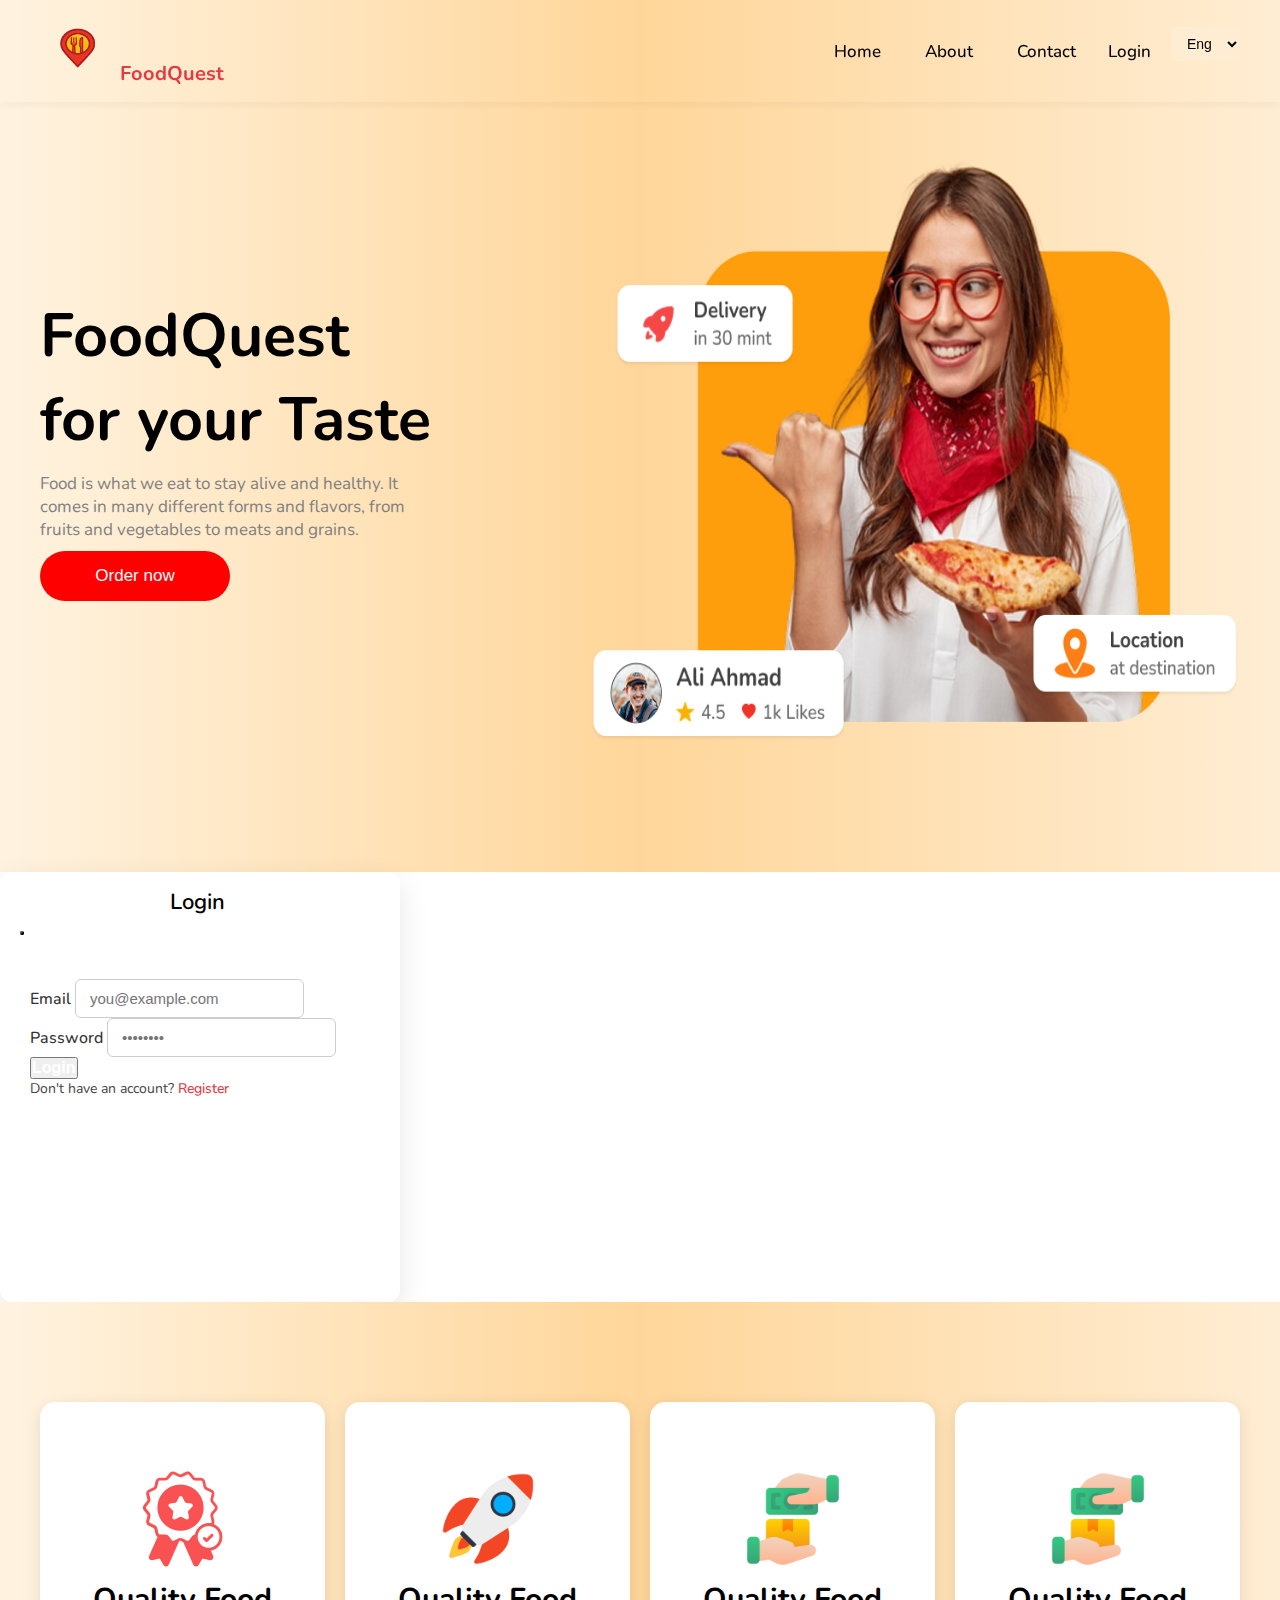
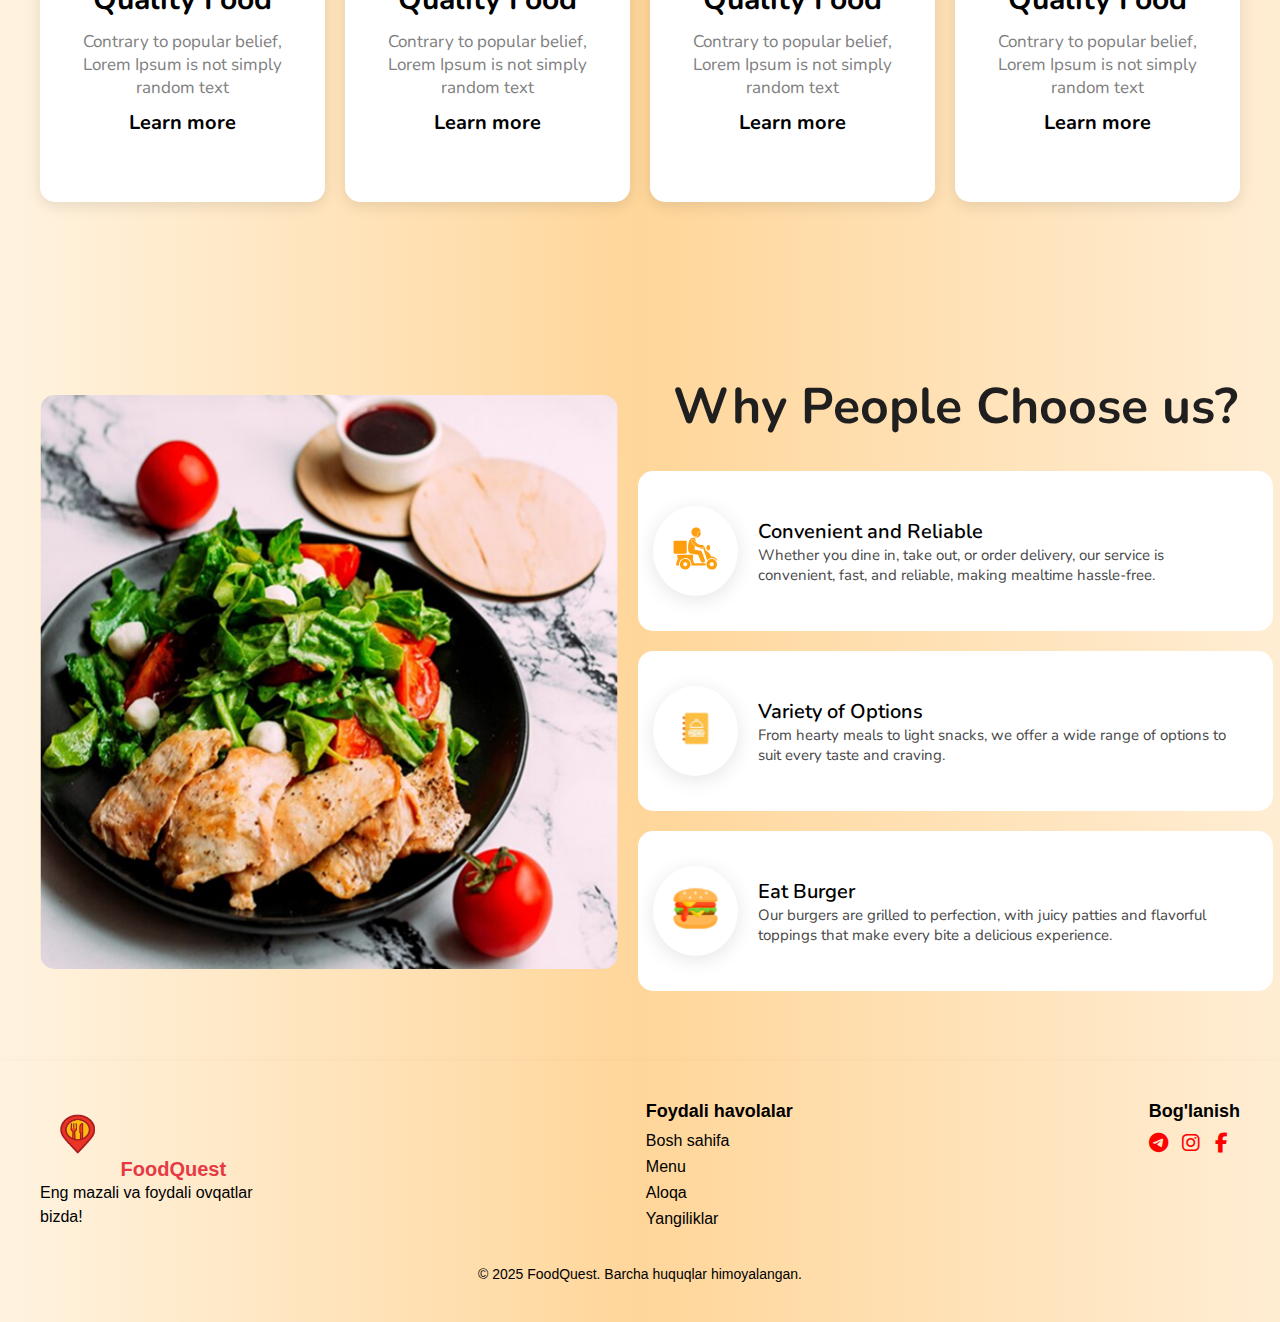
<file: index.html>
<!DOCTYPE html>
<html lang="en">
  <head>
    <meta charset="UTF-8" />
    <meta name="viewport" content="width=device-width, initial-scale=1.0" />
    <title>Responsive Header</title>
    <link rel="stylesheet" href="./style.css" />
    <link
      rel="stylesheet"
      href="https://cdnjs.cloudflare.com/ajax/libs/font-awesome/6.5.0/css/all.min.css"
    />
    <link rel="preconnect" href="https://fonts.googleapis.com" />
    <link rel="preconnect" href="https://fonts.gstatic.com" crossorigin />
    <link
      href="https://fonts.googleapis.com/css2?family=Nunito:ital,wght@0,200..1000;1,200..1000&display=swap"
      rel="stylesheet"
    />
    <link
      href="https://cdn.jsdelivr.net/npm/bootstrap@5.3.7/dist/css/bootstrap.min.css"
      rel="stylesheet"
      integrity="sha384-LN+7fdVzj6u52u30Kp6M/trliBMCMKTyK833zpbD+pXdCLuTusPj697FH4R/5mcr"
      crossorigin="anonymous"
    />
  </head>
  <body>
    <!-- Navbar start -->
    <header>
      <div class="container">
        <div class="header-content">
          <a class="header__logo" href="#">
            <img src="./images/logo.png" alt="Logo" class="logo" />
            <span class="d-none d-sm-inline">FoodQuest</span>
          </a>

          <button class="menu-toggle" id="menu-toggle">
            <i class="fas fa-bars" style="color: #e63946"></i>
          </button>

          <nav id="navbar">
            <ul>
              <li><a href="#">Home</a></li>
              <li><a href="#">About</a></li>
              <li><a href="#">Contact</a></li>

              <a
                type="button"
                class="btn login-link"
                data-bs-toggle="modal"
                data-bs-target="#loginModal"
                style="color: black; font-weight: 500; font-size: 17px"
              >
                Login
              </a>
            </ul>

            <select>
              <option>Eng</option>
              <option>Rus</option>
              <option>Uzb</option>
            </select>
          </nav>
        </div>
      </div>
    </header>
    <!-- Navbar finish -->

    <!-- Hero start -->
    <section class="hero">
      <div class="hero__wrapper container">
        <div class="hero__text">
          <h3 class="hero__title">FoodQuest for your Taste</h3>
          <p class="hero__desc">
            Food is what we eat to stay alive and healthy. It comes in many
            different forms and flavors, from fruits and vegetables to meats and
            grains.
          </p>
          <button class="hero__btn">Order now</button>
        </div>
        <img class="hero__img" src="./images/right.png" alt="" />
      </div>
    </section>
    <!-- Hero finish -->

    <!-- Login Modal -->
    <div
      class="modal fade"
      id="loginModal"
      tabindex="-1"
      aria-labelledby="loginModalLabel"
      aria-hidden="true"
    >
      <div class="modal-dialog modal-dialog-centered">
        <div class="modal-content login-modal">
          <div class="modal-header">
            <h1 class="modal-title fs-5" id="loginModalLabel">Login</h1>
            <button
              type="button"
              class="btn-close"
              data-bs-dismiss="modal"
              aria-label="Close"
            ></button>
          </div>

          <div class="modal-body">
            <form>
              <div class="mb-3">
                <label for="email" class="form-label">Email</label>
                <input
                  type="email"
                  class="form-control"
                  id="email"
                  placeholder="you@example.com"
                  required
                />
              </div>

              <div class="mb-3">
                <label for="password" class="form-label">Password</label>
                <input
                  type="password"
                  class="form-control"
                  id="password"
                  placeholder="••••••••"
                  required
                />
              </div>

              <button type="submit" class="btn btn-danger w-100">
                <a class="login__link-item" href="discount.html">Login</a>
              </button>

              <p class="text-center mt-3">
                Don't have an account? <a href="#">Register</a>
              </p>
            </form>
          </div>
        </div>
      </div>
    </div>
    <!-- Login Modal -->

    <!-- Cards start -->
    <section class="cards">
      <div class="cards__wrapper container">
        <div class="card__child">
          <img class="card__img" src="./images/card1.svg" alt="Image" />
          <h3 class="card__title">Quality Food</h3>
          <p class="card__desc">
            Contrary to popular belief, Lorem Ipsum is not simply random text
          </p>
          <a class="card__link" href="#">Learn more</a>
        </div>

        <div class="card__child">
          <img class="card__img" src="./images/card2.svg" alt="Image" />
          <h3 class="card__title">Quality Food</h3>
          <p class="card__desc">
            Contrary to popular belief, Lorem Ipsum is not simply random text
          </p>
          <a class="card__link" href="#">Learn more</a>
        </div>

        <div class="card__child">
          <img class="card__img" src="./images/card3.svg" alt="Image" />
          <h3 class="card__title">Quality Food</h3>
          <p class="card__desc">
            Contrary to popular belief, Lorem Ipsum is not simply random text
          </p>
          <a class="card__link" href="#">Learn more</a>
        </div>

        <div class="card__child">
          <img class="card__img" src="./images/card3.svg" alt="Image" />
          <h3 class="card__title">Quality Food</h3>
          <p class="card__desc">
            Contrary to popular belief, Lorem Ipsum is not simply random text
          </p>
          <a class="card__link" href="#">Learn more</a>
        </div>
      </div>
    </section>
    <!-- Cards start -->

    <!-- About start -->
    <section class="about">
      <div class="about__wrapper container">
        <img class="about__img" src="./images/food.png" alt="Image" />

        <div class="about__text">
          <h3 class="about__title">Why People Choose us?</h3>

          <div class="about__cards">
            <div class="about__card">
              <div class="about__img-card">
                <img
                  class="about__img-child"
                  src="./images/about1.svg"
                  alt="Image"
                />
              </div>
              <div class="about__topic">
                <h3 class="about__head">Convenient and Reliable</h3>
                <p class="about__desc">
                  Whether you dine in, take out, or order delivery, our service
                  is convenient, fast, and reliable, making mealtime
                  hassle-free.
                </p>
              </div>
            </div>

            <div class="about__card">
              <div class="about__img-card">
                <img
                  class="about__img-child"
                  src="./images/about2.svg"
                  alt="Image"
                />
              </div>
              <div class="about__topic">
                <h3 class="about__head">Variety of Options</h3>
                <p class="about__desc">
                  From hearty meals to light snacks, we offer a wide range of
                  options to suit every taste and craving.
                </p>
              </div>
            </div>

            <div class="about__card">
              <div class="about__img-card">
                <img
                  class="about__img-child"
                  src="./images/about3.svg"
                  alt="Image"
                />
              </div>
              <div class="about__topic">
                <h3 class="about__head">Eat Burger</h3>
                <p class="about__desc">
                  Our burgers are grilled to perfection, with juicy patties and
                  flavorful toppings that make every bite a delicious
                  experience.
                </p>
              </div>
            </div>
          </div>
        </div>
      </div>
    </section>
    <!-- About finish -->

    <!-- Footer start -->
    <footer class="footer">
      <div class="footer-container container">
        <div class="footer-logo">
          <a class="header__logo" href="#">
            <img src="./images/logo.png" alt="Logo" class="logo" />
            <span class="d-none d-sm-inline">FoodQuest</span>
          </a>
          <p>Eng mazali va foydali ovqatlar bizda!</p>
        </div>

        <div class="footer-links">
          <h4>Foydali havolalar</h4>
          <ul>
            <li><a href="#">Bosh sahifa</a></li>
            <li><a href="#">Menu</a></li>
            <li><a href="#">Aloqa</a></li>
            <li><a href="#">Yangiliklar</a></li>
          </ul>
        </div>

        <div class="footer-social">
          <h4>Bog'lanish</h4>
          <div class="social-icons">
            <a href="#"><i class="fab fa-telegram" style="color: red"></i></a>
            <a href="#"><i class="fab fa-instagram" style="color: red"></i></a>
            <a href="#"><i class="fab fa-facebook-f" style="color: red"></i></a>
          </div>
        </div>
      </div>

      <div class="footer-bottom">
        <p>&copy; 2025 FoodQuest. Barcha huquqlar himoyalangan.</p>
      </div>
    </footer>
    <!-- Footer finish -->

    <script>
      const toggle = document.getElementById("menu-toggle");
      const nav = document.getElementById("navbar");

      toggle.addEventListener("click", () => {
        nav.classList.toggle("active");
      });
    </script>

    <script
      src="https://cdn.jsdelivr.net/npm/@popperjs/core@2.11.8/dist/umd/popper.min.js"
      integrity="sha384-I7E8VVD/ismYTF4hNIPjVp/Zjvgyol6VFvRkX/vR+Vc4jQkC+hVqc2pM8ODewa9r"
      crossorigin="anonymous"
    ></script>

    <script
      src="https://cdn.jsdelivr.net/npm/bootstrap@5.3.7/dist/js/bootstrap.min.js"
      integrity="sha384-7qAoOXltbVP82dhxHAUje59V5r2YsVfBafyUDxEdApLPmcdhBPg1DKg1ERo0BZlK"
      crossorigin="anonymous"
    ></script>
  </body>
</html>
</file>
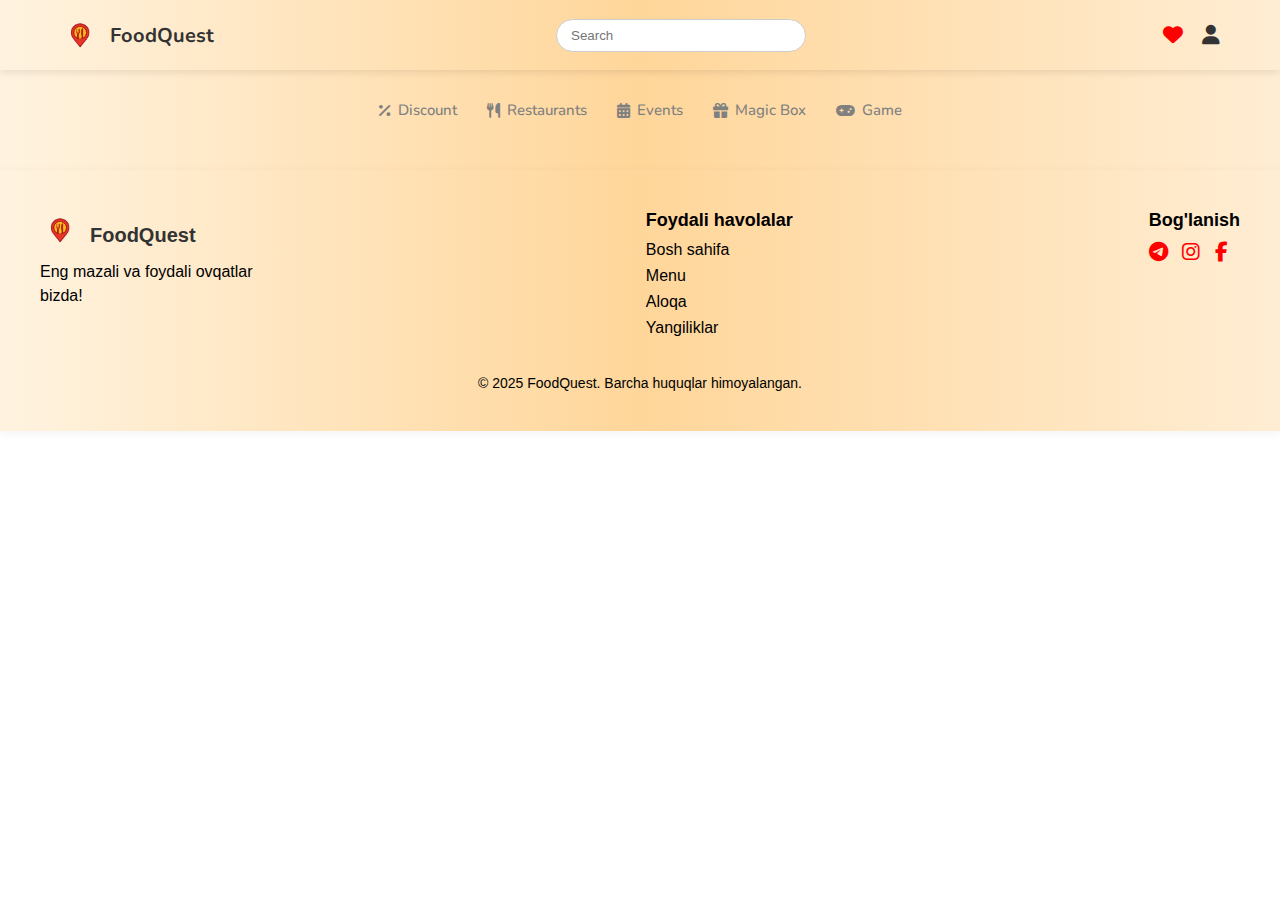
<file: discount.html>
<!DOCTYPE html>
<html lang="en">
  <head>
    <meta charset="UTF-8" />
    <meta name="viewport" content="width=device-width, initial-scale=1.0" />
    <title>Responsive Header</title>
    <link rel="stylesheet" href="./style.css" />
    <link
      rel="stylesheet"
      href="https://cdnjs.cloudflare.com/ajax/libs/font-awesome/6.5.0/css/all.min.css"
    />
    <link rel="preconnect" href="https://fonts.googleapis.com" />
    <link rel="preconnect" href="https://fonts.gstatic.com" crossorigin />
    <link
      href="https://fonts.googleapis.com/css2?family=Nunito:ital,wght@0,200..1000;1,200..1000&display=swap"
      rel="stylesheet"
    />
    <link
      href="https://cdn.jsdelivr.net/npm/bootstrap@5.3.7/dist/css/bootstrap.min.css"
      rel="stylesheet"
      integrity="sha384-LN+7fdVzj6u52u30Kp6M/trliBMCMKTyK833zpbD+pXdCLuTusPj697FH4R/5mcr"
      crossorigin="anonymous"
    />
    <link rel="stylesheet" href="./discount.css" />
  </head>
  <body>
    <!-- Navbar start -->
    <header class="header">
      <div class="header__wrapper container">
        <a class="header__logo" href="#">
          <img src="./images/logo.png" alt="Logo" class="logo" />
          <span class="d-none d-sm-inline">FoodQuest</span>
        </a>
        <div>
          <input type="text" name="" id="" placeholder="Search" />
        </div>
        <div>
          <a href="#"><i class="fa-solid fa-heart" style="color: red"></i></a>
          <a href="#"><i class="fa-solid fa-user"></i></a>
        </div>
      </div>
    </header>
    <!-- Navbar finish -->

    <!-- Discount start -->
    <section class="discount">
      <div class="discount__wrapper container">
        <a class="discount__link" href="#"
          ><i class="fa-solid fa-percent"></i> Discount</a
        >
        <a class="discount__link" href="#"
          ><i class="fa-solid fa-utensils"></i> Restaurants</a
        >
        <a class="discount__link" href="#"
          ><i class="fa-solid fa-calendar-days"></i> Events</a
        >
        <a class="discount__link" href="#"
          ><i class="fa-solid fa-gift"></i>Magic Box</a
        >
        <a class="discount__link" href="#"
          ><i class="fa-solid fa-gamepad"></i> Game</a
        >
      </div>
    </section>
    <!-- Discount finish -->

    <!-- Footer start -->
    <footer class="footer">
      <div class="footer-container container">
        <div class="footer-logo">
          <a class="header__logo" href="#">
            <img src="./images/logo.png" alt="Logo" class="logo" />
            <span class="d-none d-sm-inline">FoodQuest</span>
          </a>
          <p>Eng mazali va foydali ovqatlar bizda!</p>
        </div>

        <div class="footer-links">
          <h4>Foydali havolalar</h4>
          <ul>
            <li><a href="#">Bosh sahifa</a></li>
            <li><a href="#">Menu</a></li>
            <li><a href="#">Aloqa</a></li>
            <li><a href="#">Yangiliklar</a></li>
          </ul>
        </div>

        <div class="footer-social">
          <h4>Bog'lanish</h4>
          <div class="social-icons">
            <a href="#"><i class="fab fa-telegram" style="color: red"></i></a>
            <a href="#"><i class="fab fa-instagram" style="color: red"></i></a>
            <a href="#"><i class="fab fa-facebook-f" style="color: red"></i></a>
          </div>
        </div>
      </div>

      <div class="footer-bottom">
        <p>&copy; 2025 FoodQuest. Barcha huquqlar himoyalangan.</p>
      </div>
    </footer>
    <!-- Footer finish -->

    <script>
      const toggle = document.getElementById("menu-toggle");
      const nav = document.getElementById("navbar");

      toggle.addEventListener("click", () => {
        nav.classList.toggle("active");
      });
    </script>

    <script
      src="https://cdn.jsdelivr.net/npm/@popperjs/core@2.11.8/dist/umd/popper.min.js"
      integrity="sha384-I7E8VVD/ismYTF4hNIPjVp/Zjvgyol6VFvRkX/vR+Vc4jQkC+hVqc2pM8ODewa9r"
      crossorigin="anonymous"
    ></script>

    <script
      src="https://cdn.jsdelivr.net/npm/bootstrap@5.3.7/dist/js/bootstrap.min.js"
      integrity="sha384-7qAoOXltbVP82dhxHAUje59V5r2YsVfBafyUDxEdApLPmcdhBPg1DKg1ERo0BZlK"
      crossorigin="anonymous"
    ></script>
  </body>
</html>
</file>
<file: style.css>
* {
  margin: 0;
  padding: 0;
  box-sizing: border-box;
  text-decoration: none;
  list-style: none;
}

.container {
  max-width: 1200px;
  margin: 0 auto;
}

body {
  font-family: "Nunito";
}

/* Header start */

header {
  background: linear-gradient(to right, #fff3e0 0%, #ffd69a 50%, #ffedd3 100%);
  box-shadow: 0 2px 10px rgba(0, 0, 0, 0.05);
  position: sticky;
  top: 0;
  z-index: 1000;
}

.header-content {
  display: flex;
  align-items: center;
  justify-content: space-between;
  gap: 15px;
  padding: 15px 0;
}

.header__logo {
  color: #e63946;
  text-decoration: none;
  font-weight: 700;
  font-size: 20px;
}

.logo {
  width: 75px;
  height: 65px;
}

nav {
  display: flex;
  align-items: center;
  column-gap: 20px;
}

nav ul {
  display: flex;
  align-items: center;
  gap: 20px;
}

nav ul li a {
  color: black;
  font-weight: 500;
  font-size: 17px;
  padding: 6px 12px;
  transition: background 0.3s, color 0.3s;
  text-decoration: none;
}

nav ul li a:hover {
  font-weight: 600;
  color: #e63946;
}

select {
  padding: 8px 12px;
  font-size: 14px;
  border-radius: 6px;
  border: none;
  cursor: pointer;
  background-color: #ffedd3;
  outline: none;
  margin-bottom: 15px !important;
}

select:focus {
  outline: none;
  box-shadow: none;
  border: none;
}

.menu-toggle {
  display: none;
  font-size: 24px;
  background: none;
  border: none;
  color: white;
  cursor: pointer;
}

.login-link:hover {
  color: #e63946 !important;
  font-weight: 600;
}

@media (max-width: 768px) {
  .header-content {
    flex-direction: row;
    justify-content: space-between;
    align-items: center;
    flex-wrap: wrap;
    padding: 10px;
  }

  .menu-toggle {
    display: block;
    font-size: 26px;
    margin-left: auto;
  }

  nav {
    display: none;
    width: 100%;
    text-align: center;
  }

  nav.active {
    display: block;
  }

  nav ul {
    flex-direction: column;
    justify-content: center;
    align-items: center;
    gap: 10px;
    padding: 10px 0;
  }
}

/* Login Modal codes */

.login-modal {
  border-radius: 12px;
  overflow: hidden;
  box-shadow: 0 10px 30px rgba(0, 0, 0, 0.1);
  background: white;
  width: 400px !important;
  height: 430px;
}

.login-modal .modal-header {
  color: white;
  border-bottom: none;
  padding: 15px 20px;
}

.login-modal .modal-title {
  font-size: 22px;
  font-weight: 600;
  color: #000;
  margin-left: 150px;
}

.login-modal .btn-close {
  background-color: white;
  border-radius: 50%;
  opacity: 1;
}

.login-modal .modal-body {
  padding: 25px 30px;
}

.login-modal .form-label {
  font-weight: 500;
  margin-bottom: 6px;
  color: #333;
}

.login-modal .form-control {
  padding: 10px 14px;
  border-radius: 6px;
  border: 1px solid #ccc;
  font-size: 15px;
  transition: border 0.3s ease;
}

.login-modal .form-control:focus {
  border-color: #e63946;
  box-shadow: none;
  outline: none;
}

.login-modal .btn-primary {
  background-color: #e63946;
  border-color: #e63946;
  padding: 10px;
  transition: background-color 0.3s ease;
}

.login__link-item {
  color: white;
  font-size: 16px;
  font-weight: 600;
  text-decoration: none;
}

.login-modal .btn-primary:hover {
  background-color: #d62828;
  border-color: #d62828;
}

.login-modal p {
  font-size: 14px;
  color: #444;
}

.login-modal p a {
  color: #e63946;
  font-weight: 500;
  text-decoration: none;
}

.login-modal p a:hover {
  text-decoration: underline;
}
/* Login Modal codes */

/* Header finish */

/* Hero start */
.hero {
  background: linear-gradient(to right, #fff3e0 0%, #ffd69a 50%, #ffedd3 100%);

  .hero__wrapper {
    display: flex;
    align-items: center;
    justify-content: space-between;
    padding: 50px 0 130px 0;

    .hero__text {
      display: flex;
      flex-direction: column;
      row-gap: 10px;
      max-width: 400px;

      .hero__title {
        font-weight: bold;
        font-size: 61px;
        color: #000;
      }

      .hero__desc {
        font-weight: 400;
        font-size: 17px;
        color: grey;
      }

      .hero__btn {
        width: 190px;
        height: 50px;
        border-radius: 25px;
        border: none;
        background-color: red;
        color: white;
        font-weight: 500;
        font-size: 17px;
      }
    }

    .hero__img {
      max-width: 650px;
      height: 590px;
    }
  }
}

@media (max-width: 992px) {
  .hero__wrapper {
    flex-direction: column;
    align-items: center;
    text-align: center;
  }

  .hero__text {
    align-items: center;
    padding: 0 10px;
  }

  .hero__img {
    width: 350px;
    height: 300px !important;
    margin-top: 20px;
  }
}

@media (max-width: 576px) {
  .hero__title {
    font-size: 36px;
  }

  .hero__desc {
    font-size: 16px;
  }

  .hero__btn {
    width: 100%;
  }
}
/* Hero finish */

/* Cards start */
.cards {
  background: linear-gradient(to right, #fff3e0 0%, #ffd69a 50%, #ffedd3 100%);

  .cards__wrapper {
    display: flex;
    align-items: center;
    column-gap: 20px;
    padding: 100px 0;

    .card__child {
      display: flex;
      flex-direction: column;
      align-items: center;
      justify-content: center;
      row-gap: 10px;
      width: 400px;
      height: 400px;
      background-color: white;
      box-shadow: #ccc;
      padding: 10px 20px;
      border-radius: 15px;
      box-shadow: 0 4px 15px rgba(0, 0, 0, 0.1);
      transition: transform 0.3s ease;
      text-align: center;

      &:hover {
        transform: translateY(-5px);
      }

      .card__img {
        width: 100px;
        height: 100px;
      }

      .card__title {
        font-weight: bold;
        font-size: 30px;
        color: black;
      }

      .card__desc {
        font-weight: 400;
        font-size: 17px;
        color: grey;
      }

      .card__link {
        font-weight: bold;
        font-size: 20px;
        color: black;
        text-decoration: none;

        &:hover {
          font-weight: 600;
          color: red;
        }
      }
    }
  }
}

@media (max-width: 992px) {
  .cards {
    .cards__wrapper {
      display: flex;
      flex-direction: column;
      row-gap: 20px;
      align-items: center;
      text-align: center;

      .card__child {
        width: 330px;
        padding: 10px;
        align-items: center;
      }
    }
  }
}
/* Cards finish */

/* About start */

.about {
  background: linear-gradient(to right, #fff3e0 0%, #ffd69a 50%, #ffedd3 100%);

  .about__wrapper {
    display: flex;
    align-items: center;
    justify-content: space-between;
    column-gap: 20px;
    padding: 70px 0;

    .about__img {
      width: 578px;
      height: 574px;
      border-radius: 15px;
    }

    .about__text {
      display: flex;
      flex-direction: column;
      row-gap: 30px;
      align-items: center;
      justify-content: center;

      .about__title {
        font-weight: bold;
        font-size: 50px;
        color: rgb(32, 31, 31);
      }

      .about__cards {
        display: flex;
        flex-direction: column;
        align-items: center;
        row-gap: 20px;
        justify-content: right;

        .about__card {
          display: flex;
          justify-content: space-between;
          align-items: center;
          text-align: left;
          width: 635px;
          height: 160px;
          border-radius: 15px;
          background-color: white;
          box-shadow: #ccc;
          padding: 10px 15px;

          .about__img-card {
            width: 90px;
            height: 90px;
            border-radius: 50%;
            padding: 20px;
            background-color: white;
            box-shadow: 0 4px 20px rgba(0, 0, 0, 0.1);
            justify-content: center;

            .about__img-child {
              width: 45px;
              height: 45px;
            }
          }

          .about__topic {
            padding: 0 20px;

            .about__head {
              font-weight: 600;
              font-size: 20px;
              color: #000000;
            }

            .about__desc {
              font-weight: 400;
              font-size: 15px;
              color: rgb(71, 71, 71);
            }
          }
        }
      }
    }
  }
}

@media (max-width: 1200px) {
  .about {
    .about__wrapper {
      flex-direction: column;
      align-items: center;
      text-align: center;

      .about__img {
        width: 90%;
        height: auto;
      }

      .about__text {
        align-items: center;
        margin-top: 20px;

        .about__title {
          font-size: 40px;
        }

        .about__cards {
          .about__card {
            width: 90%;
            height: auto;
            text-align: center;
          }
        }
      }
    }
  }
}

@media (max-width: 768px) {
  .about__title {
    font-size: 32px;
  }

  .about__wrapper {
    padding: 50px 0;

    .about__cards {
      .about__card {
        flex-direction: column;
        align-items: center;
        text-align: center;
        height: auto;
        padding: 20px;
      }

      .about__img-card {
        margin-bottom: 15px;
      }

      .about__topic {
        padding: 0;
      }
    }
  }
}

@media (max-width: 480px) {
  .about__wrapper {
    padding: 40px 0;

    .about__title {
      font-size: 26px;
    }

    .about__img {
      width: 100%;
      height: auto;
    }

    .about__card {
      width: 150px;
      padding: 15px;
    }

    .about__topic .about__head {
      font-size: 18px;
    }

    .about__topic .about__desc {
      font-size: 14px;
    }
  }
}

/* About finish */

/* Footer start */
.footer {
  background: linear-gradient(to right, #fff3e0 0%, #ffd69a 50%, #ffedd3 100%);
  box-shadow: 0 2px 10px rgba(0, 0, 0, 0.05);
  padding: 40px 0;
  font-family: sans-serif;
  color: black;
}

.footer-container {
  display: flex;
  flex-wrap: wrap;
  justify-content: space-between;
  gap: 30px;
}

.footer-logo img {
  width: 75px;
  height: 65px;
  margin-bottom: 10px;
}

.footer-logo p {
  max-width: 250px;
  line-height: 1.5;
}

.footer-links h4,
.footer-social h4 {
  margin-bottom: 10px;
  font-size: 18px;
}

.footer-links ul {
  padding: 0;
}

.footer-links ul li {
  margin-bottom: 8px;
}

.footer-links ul li a {
  color: black;
  text-decoration: none;
  transition: color 0.3s;
}

.footer-links ul li a:hover {
  color: #ffcccc;
}

.social-icons a {
  margin-right: 10px;
  font-size: 20px;
  color: white;
  transition: color 0.3s;
}

.social-icons a:hover {
  color: darkblue;
}

.footer-bottom {
  text-align: center;
  margin-top: 30px;
  font-size: 14px;
}

@media (max-width: 1024px) {
  .footer-container {
    justify-content: space-around;
    text-align: center;
  }

  .footer-logo,
  .footer-links,
  .footer-social {
    flex: 1 1 100%;
    margin-bottom: 20px;
  }
}

@media (max-width: 768px) {
  .footer-container {
    flex-direction: column;
    align-items: center;
    text-align: center;
  }

  .footer-logo img {
    width: 60px;
    height: auto;
  }

  .footer-logo p {
    max-width: 90%;
    margin: 0 auto;
  }

  .footer-links h4,
  .footer-social h4 {
    font-size: 16px;
  }

  .footer-links ul li a {
    font-size: 15px;
  }

  .social-icons a {
    font-size: 18px;
    margin-right: 8px;
  }
}

@media (max-width: 480px) {
  .footer-container {
    gap: 20px;
  }

  .footer-links ul li {
    margin-bottom: 6px;
  }

  .footer-links ul li a {
    font-size: 14px;
  }

  .footer-bottom {
    font-size: 13px;
    padding: 0 10px;
  }
}

/* Footer finish */
</file>
<file: discount.css>
* {
  margin: 0;
  padding: 0;
  box-sizing: border-box;
  text-decoration: none;
  list-style: none;
}

.container {
  max-width: 1200px;
  margin: 0 auto;
}

body {
  font-family: "Nunito", sans-serif;
}

/* Header start */

.header {
  background: linear-gradient(to right, #fff3e0 0%, #ffd69a 50%, #ffedd3 100%);
  box-shadow: 0 2px 8px rgba(0, 0, 0, 0.1);
  padding: 15px 0;
  position: sticky;
  top: 0;
  z-index: 1000;
}

.header__wrapper {
  max-width: 1200px;
  margin: 0 auto;
  padding: 0 20px;

  display: flex;
  align-items: center;
  justify-content: space-between;
  flex-wrap: wrap;
  gap: 15px;
}

.header__logo {
  display: flex;
  align-items: center;
  gap: 10px;
  font-size: 20px;
  font-weight: bold;
  text-decoration: none;
  color: #333;
}

.header__logo img.logo {
  width: 40px;
  height: 40px;
}

.header__wrapper input[type="text"] {
  padding: 8px 14px;
  border-radius: 20px;
  border: 1px solid #ccc;
  min-width: 250px;
  transition: 0.3s;
}

.header__wrapper input[type="text"]:focus {
  outline: none;
  border-color: #ff9800;
  box-shadow: 0 0 5px rgba(255, 152, 0, 0.5);
}

.header__wrapper div:last-child a {
  margin-left: 15px;
  font-size: 20px;
  color: #333;
  transition: color 0.3s;
}

.header__wrapper div:last-child a:hover {
  color: #ff5722;
}

@media (max-width: 768px) {
  .header__wrapper {
    display: flex;
    align-items: center;
    gap: 10px;
  }

  .header__wrapper input[type="text"] {
    width: 100%;
    min-width: unset;
  }

  .header__logo span {
    display: none;
  }
}

/* Header finish */

/* Discount start */
.discount {
  background: linear-gradient(to right, #fff3e0 0%, #ffd69a 50%, #ffedd3 100%);

  .discount__wrapper {
    display: flex;
    flex-wrap: wrap;
    justify-content: center;
    align-items: center;
    gap: 30px;
    padding: 30px 0 50px 0;

    .discount__link {
      font-weight: 500;
      font-size: 15px;
      color: grey;
      text-decoration: none;
      display: flex;
      align-items: center;
      column-gap: 7px;
    }
  }
}
/* Discount finish */

/* Footer start */
.footer {
  background: linear-gradient(to right, #fff3e0 0%, #ffd69a 50%, #ffedd3 100%);
  box-shadow: 0 2px 10px rgba(0, 0, 0, 0.05);
  padding: 40px 0;
  font-family: sans-serif;
  color: black;
}

.footer-container {
  display: flex;
  flex-wrap: wrap;
  justify-content: space-between;
  gap: 30px;
}

.footer-logo img {
  width: 75px;
  height: 65px;
  margin-bottom: 10px;
}

.footer-logo p {
  max-width: 250px;
  line-height: 1.5;
}

.footer-links h4,
.footer-social h4 {
  margin-bottom: 10px;
  font-size: 18px;
}

.footer-links ul {
  padding: 0;
}

.footer-links ul li {
  margin-bottom: 8px;
}

.footer-links ul li a {
  color: black;
  text-decoration: none;
  transition: color 0.3s;
}

.footer-links ul li a:hover {
  color: #ffcccc;
}

.social-icons a {
  margin-right: 10px;
  font-size: 20px;
  color: white;
  transition: color 0.3s;
}

.social-icons a:hover {
  color: darkblue;
}

.footer-bottom {
  text-align: center;
  margin-top: 30px;
  font-size: 14px;
}

@media (max-width: 1024px) {
  .footer-container {
    justify-content: space-around;
    text-align: center;
  }

  .footer-logo,
  .footer-links,
  .footer-social {
    flex: 1 1 100%;
    margin-bottom: 20px;
  }
}

@media (max-width: 768px) {
  .footer-container {
    flex-direction: column;
    align-items: center;
    text-align: center;
  }

  .footer-logo img {
    width: 60px;
    height: auto;
  }

  .footer-logo p {
    max-width: 90%;
    margin: 0 auto;
  }

  .footer-links h4,
  .footer-social h4 {
    font-size: 16px;
  }

  .footer-links ul li a {
    font-size: 15px;
  }

  .social-icons a {
    font-size: 18px;
    margin-right: 8px;
  }
}

@media (max-width: 480px) {
  .footer-container {
    gap: 20px;
  }

  .footer-links ul li {
    margin-bottom: 6px;
  }

  .footer-links ul li a {
    font-size: 14px;
  }

  .footer-bottom {
    font-size: 13px;
    padding: 0 10px;
  }
}

/* Footer finish */
</file>
